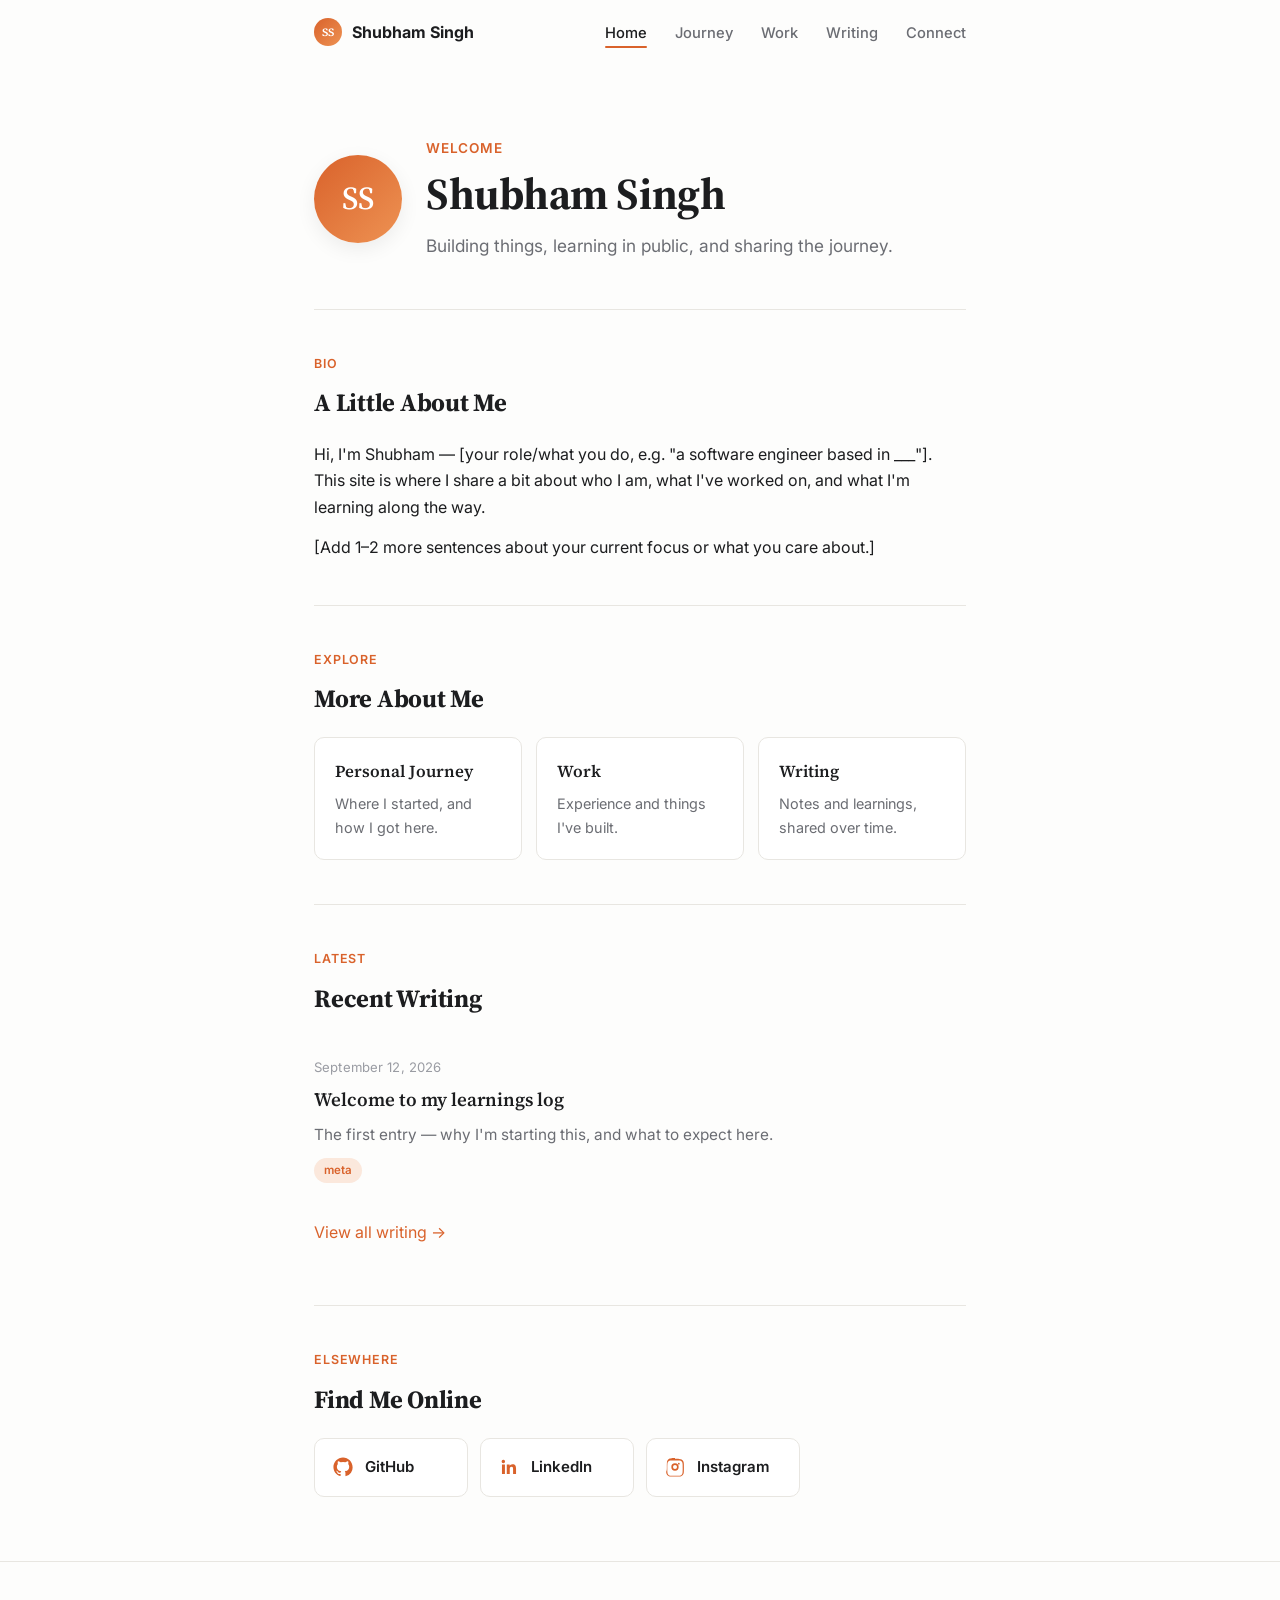
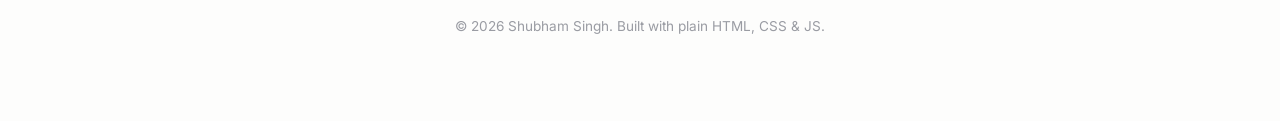
<file: index.html>
<!doctype html>
<html lang="en">
<head>
  <meta charset="UTF-8" />
  <meta name="viewport" content="width=device-width, initial-scale=1.0" />
  <title>Shubham Singh — Personal Site</title>
  <meta name="description" content="Personal website — bio, work, writing, journey, and how to connect." />
  <link rel="stylesheet" href="css/style.css" />
</head>
<body>
  <header class="site-header">
    <nav class="nav">
      <a class="nav-brand" href="index.html">
        <span class="avatar mini-avatar"></span>
        <span class="brand-name">Shubham Singh</span>
      </a>
      <ul class="nav-links">
        <li><a href="index.html">Home</a></li>
        <li><a href="journey.html">Journey</a></li>
        <li><a href="work.html">Work</a></li>
        <li><a href="learnings.html">Writing</a></li>
        <li><a href="index.html#connect">Connect</a></li>
      </ul>
    </nav>
  </header>

  <main class="container">
    <section class="hero fade-in">
      <span class="avatar avatar-lg" id="hero-avatar"></span>
      <div>
        <p class="hero-eyebrow">Welcome</p>
        <h1 id="site-name">Shubham Singh</h1>
        <p class="lead" id="site-tagline">Building things, learning in public, and sharing the journey.</p>
      </div>
    </section>

    <section id="bio">
      <p class="section-eyebrow">Bio</p>
      <h2 class="section-title">A Little About Me</h2>
      <div class="prose" id="about-text"></div>
    </section>

    <section id="explore">
      <p class="section-eyebrow">Explore</p>
      <h2 class="section-title">More About Me</h2>
      <div class="explore-grid">
        <a class="explore-card" href="journey.html">
          <p class="explore-title">Personal Journey</p>
          <p class="explore-desc">Where I started, and how I got here.</p>
        </a>
        <a class="explore-card" href="work.html">
          <p class="explore-title">Work</p>
          <p class="explore-desc">Experience and things I've built.</p>
        </a>
        <a class="explore-card" href="learnings.html">
          <p class="explore-title">Writing</p>
          <p class="explore-desc">Notes and learnings, shared over time.</p>
        </a>
      </div>
    </section>

    <section id="learnings-preview">
      <p class="section-eyebrow">Latest</p>
      <h2 class="section-title">Recent Writing</h2>
      <div id="learnings-list" data-limit="3"></div>
      <p style="margin-top: 16px;"><a href="learnings.html">View all writing →</a></p>
    </section>

    <section id="connect">
      <p class="section-eyebrow">Elsewhere</p>
      <h2 class="section-title">Find Me Online</h2>
      <div class="social-grid" id="social-grid"></div>
    </section>
  </main>

  <footer class="site-footer">
    <p>&copy; <span id="year"></span> Shubham Singh. Built with plain HTML, CSS &amp; JS.</p>
  </footer>

  <script src="js/data.js"></script>
  <script src="js/main.js"></script>
</body>
</html>
</file>
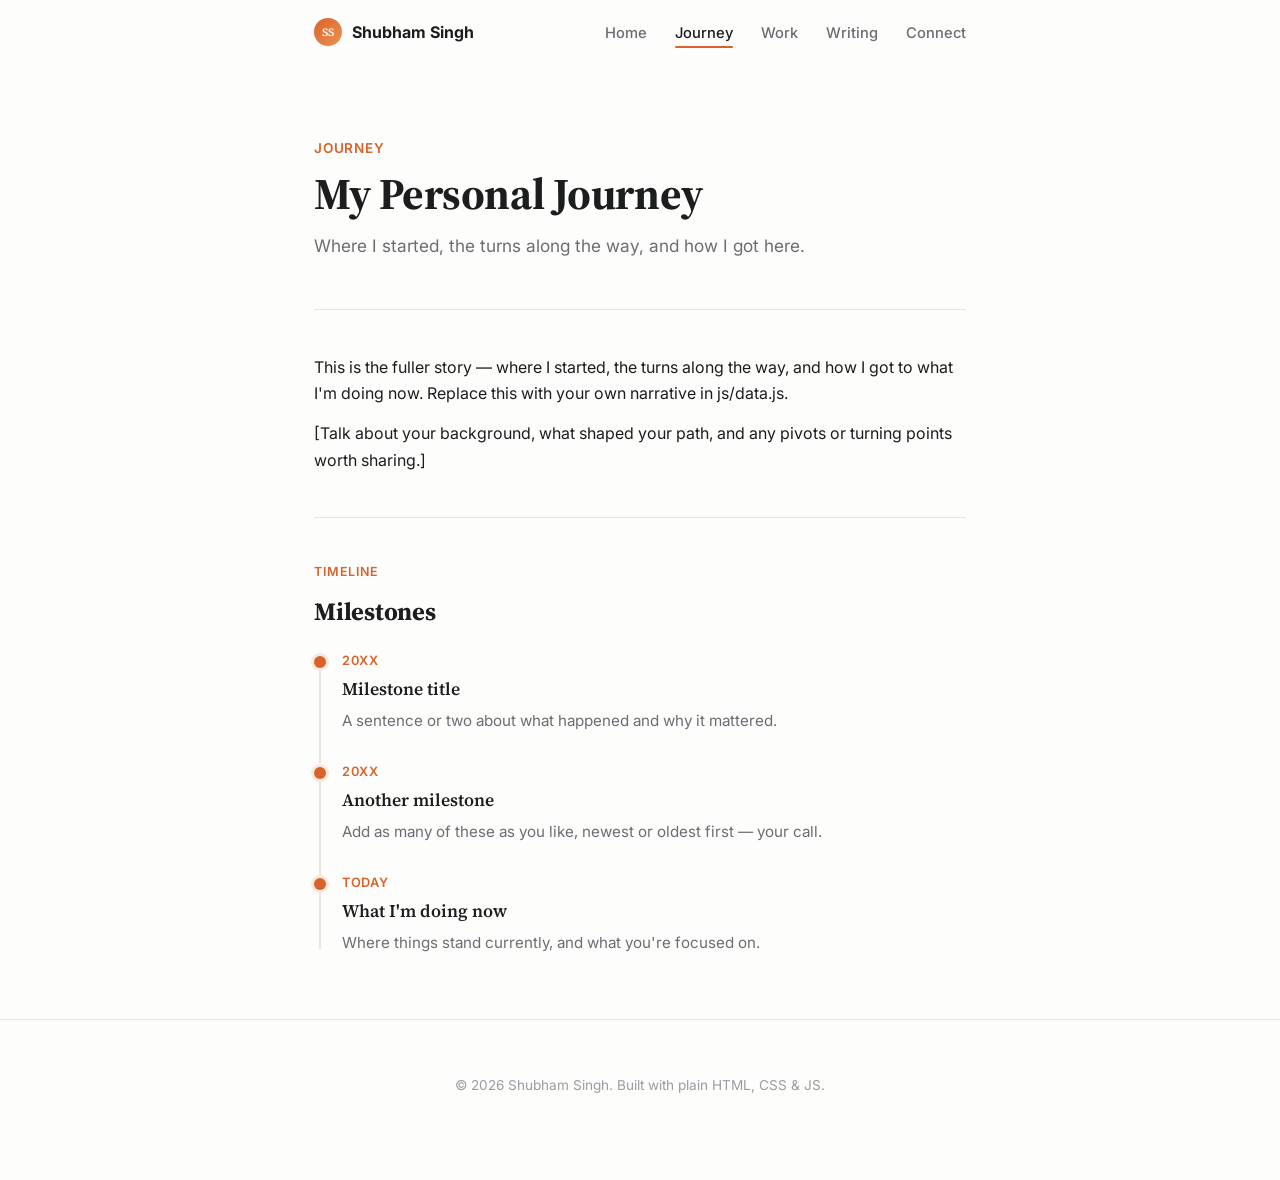
<file: journey.html>
<!doctype html>
<html lang="en">
<head>
  <meta charset="UTF-8" />
  <meta name="viewport" content="width=device-width, initial-scale=1.0" />
  <title>Journey — Shubham Singh</title>
  <meta name="description" content="My personal journey — where I started and how I got here." />
  <link rel="stylesheet" href="css/style.css" />
</head>
<body>
  <header class="site-header">
    <nav class="nav">
      <a class="nav-brand" href="index.html">
        <span class="avatar mini-avatar"></span>
        <span class="brand-name">Shubham Singh</span>
      </a>
      <ul class="nav-links">
        <li><a href="index.html">Home</a></li>
        <li><a href="journey.html">Journey</a></li>
        <li><a href="work.html">Work</a></li>
        <li><a href="learnings.html">Writing</a></li>
        <li><a href="index.html#connect">Connect</a></li>
      </ul>
    </nav>
  </header>

  <main class="container">
    <section class="hero fade-in" style="display:block;">
      <p class="hero-eyebrow">Journey</p>
      <h1>My Personal Journey</h1>
      <p class="lead">Where I started, the turns along the way, and how I got here.</p>
    </section>

    <section>
      <div class="prose" id="journey-intro"></div>
    </section>

    <section>
      <p class="section-eyebrow">Timeline</p>
      <h2 class="section-title">Milestones</h2>
      <ul class="timeline" id="journey-timeline"></ul>
    </section>
  </main>

  <footer class="site-footer">
    <p>&copy; <span id="year"></span> Shubham Singh. Built with plain HTML, CSS &amp; JS.</p>
  </footer>

  <script src="js/data.js"></script>
  <script src="js/main.js"></script>
</body>
</html>
</file>
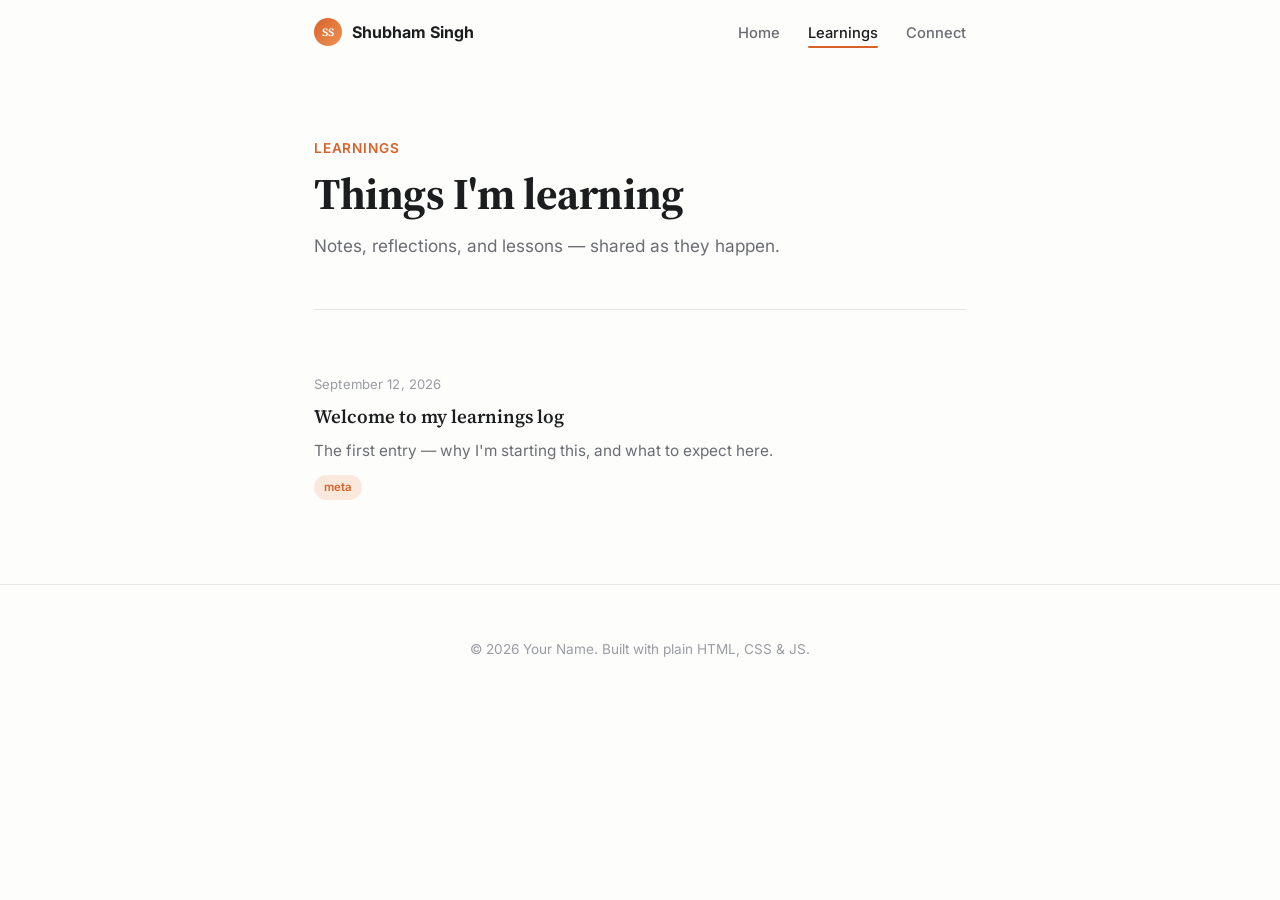
<file: learnings.html>
<!doctype html>
<html lang="en">
<head>
  <meta charset="UTF-8" />
  <meta name="viewport" content="width=device-width, initial-scale=1.0" />
  <title>Learnings — Your Name</title>
  <meta name="description" content="Notes and learnings shared over time." />
  <link rel="stylesheet" href="css/style.css" />
</head>
<body>
  <header class="site-header">
    <nav class="nav">
      <a class="nav-brand" href="index.html">
        <span class="avatar mini-avatar"></span>
        <span class="brand-name">Your Name</span>
      </a>
      <ul class="nav-links">
        <li><a href="index.html">Home</a></li>
        <li><a href="learnings.html">Learnings</a></li>
        <li><a href="index.html#connect">Connect</a></li>
      </ul>
    </nav>
  </header>

  <main class="container">
    <section class="hero fade-in" style="display:block;">
      <p class="hero-eyebrow">Learnings</p>
      <h1>Things I'm learning</h1>
      <p class="lead">Notes, reflections, and lessons — shared as they happen.</p>
    </section>

    <section>
      <div id="learnings-list"></div>
    </section>
  </main>

  <footer class="site-footer">
    <p>&copy; <span id="year"></span> Your Name. Built with plain HTML, CSS &amp; JS.</p>
  </footer>

  <script src="js/data.js"></script>
  <script src="js/main.js"></script>
</body>
</html>
</file>
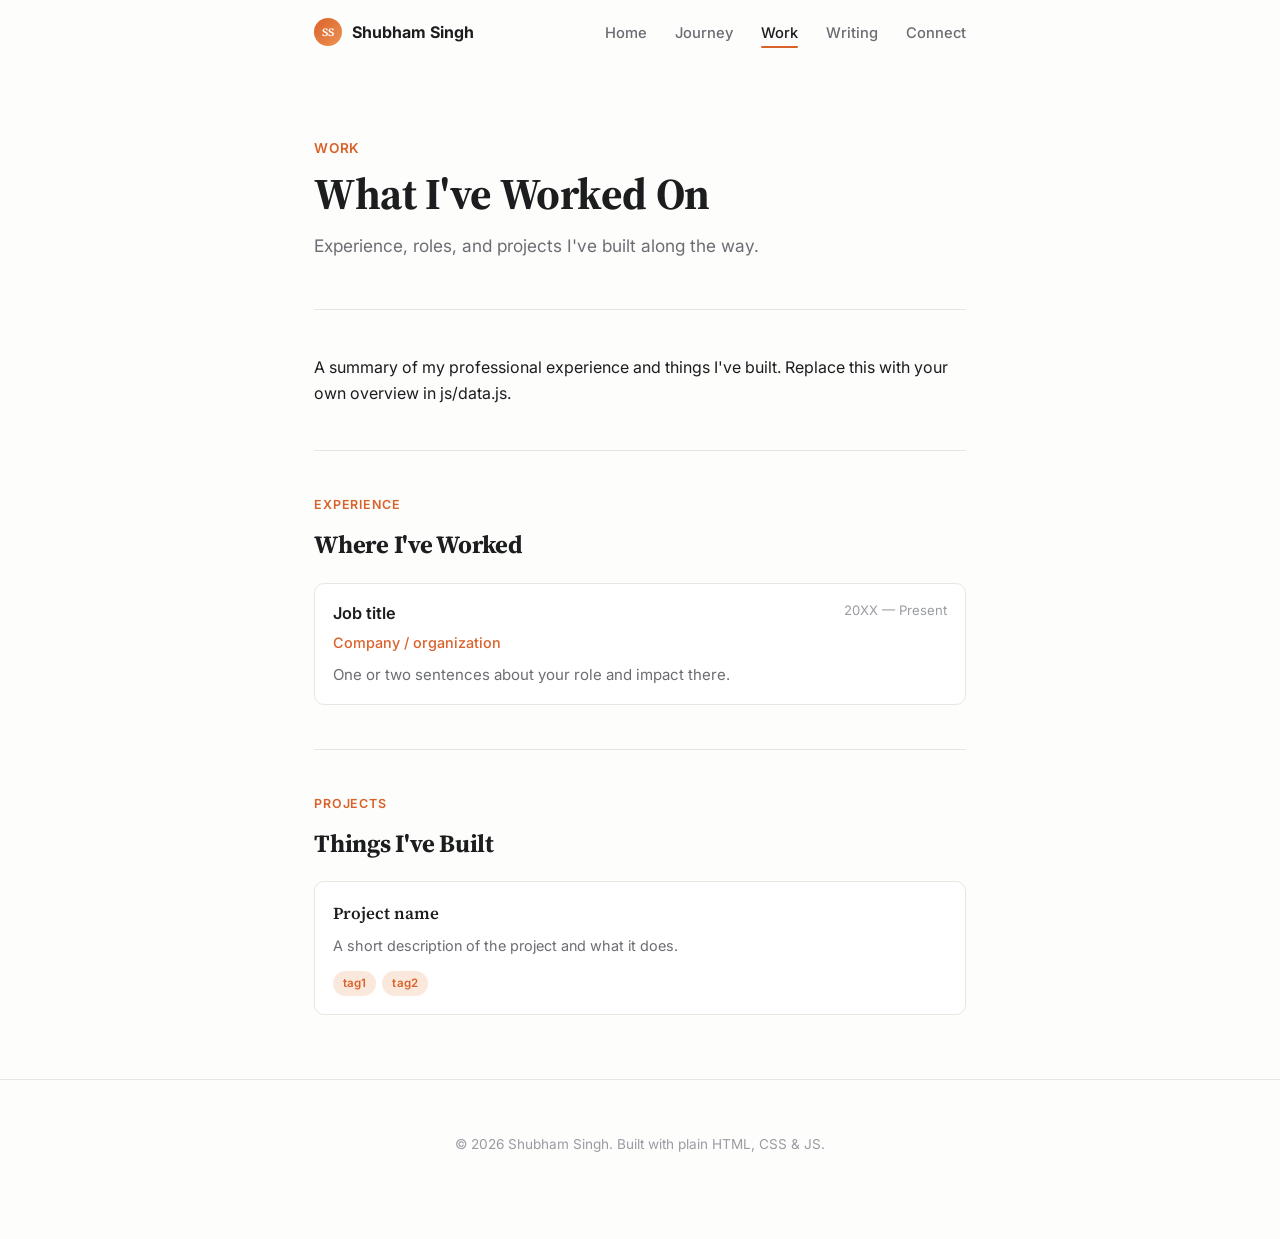
<file: work.html>
<!doctype html>
<html lang="en">
<head>
  <meta charset="UTF-8" />
  <meta name="viewport" content="width=device-width, initial-scale=1.0" />
  <title>Work — Shubham Singh</title>
  <meta name="description" content="Professional experience and projects I've built." />
  <link rel="stylesheet" href="css/style.css" />
</head>
<body>
  <header class="site-header">
    <nav class="nav">
      <a class="nav-brand" href="index.html">
        <span class="avatar mini-avatar"></span>
        <span class="brand-name">Shubham Singh</span>
      </a>
      <ul class="nav-links">
        <li><a href="index.html">Home</a></li>
        <li><a href="journey.html">Journey</a></li>
        <li><a href="work.html">Work</a></li>
        <li><a href="learnings.html">Writing</a></li>
        <li><a href="index.html#connect">Connect</a></li>
      </ul>
    </nav>
  </header>

  <main class="container">
    <section class="hero fade-in" style="display:block;">
      <p class="hero-eyebrow">Work</p>
      <h1>What I've Worked On</h1>
      <p class="lead">Experience, roles, and projects I've built along the way.</p>
    </section>

    <section>
      <div class="prose" id="work-intro"></div>
    </section>

    <section>
      <p class="section-eyebrow">Experience</p>
      <h2 class="section-title">Where I've Worked</h2>
      <div class="experience-list" id="experience-list"></div>
    </section>

    <section>
      <p class="section-eyebrow">Projects</p>
      <h2 class="section-title">Things I've Built</h2>
      <div class="projects-grid" id="projects-grid"></div>
    </section>
  </main>

  <footer class="site-footer">
    <p>&copy; <span id="year"></span> Shubham Singh. Built with plain HTML, CSS &amp; JS.</p>
  </footer>

  <script src="js/data.js"></script>
  <script src="js/main.js"></script>
</body>
</html>
</file>
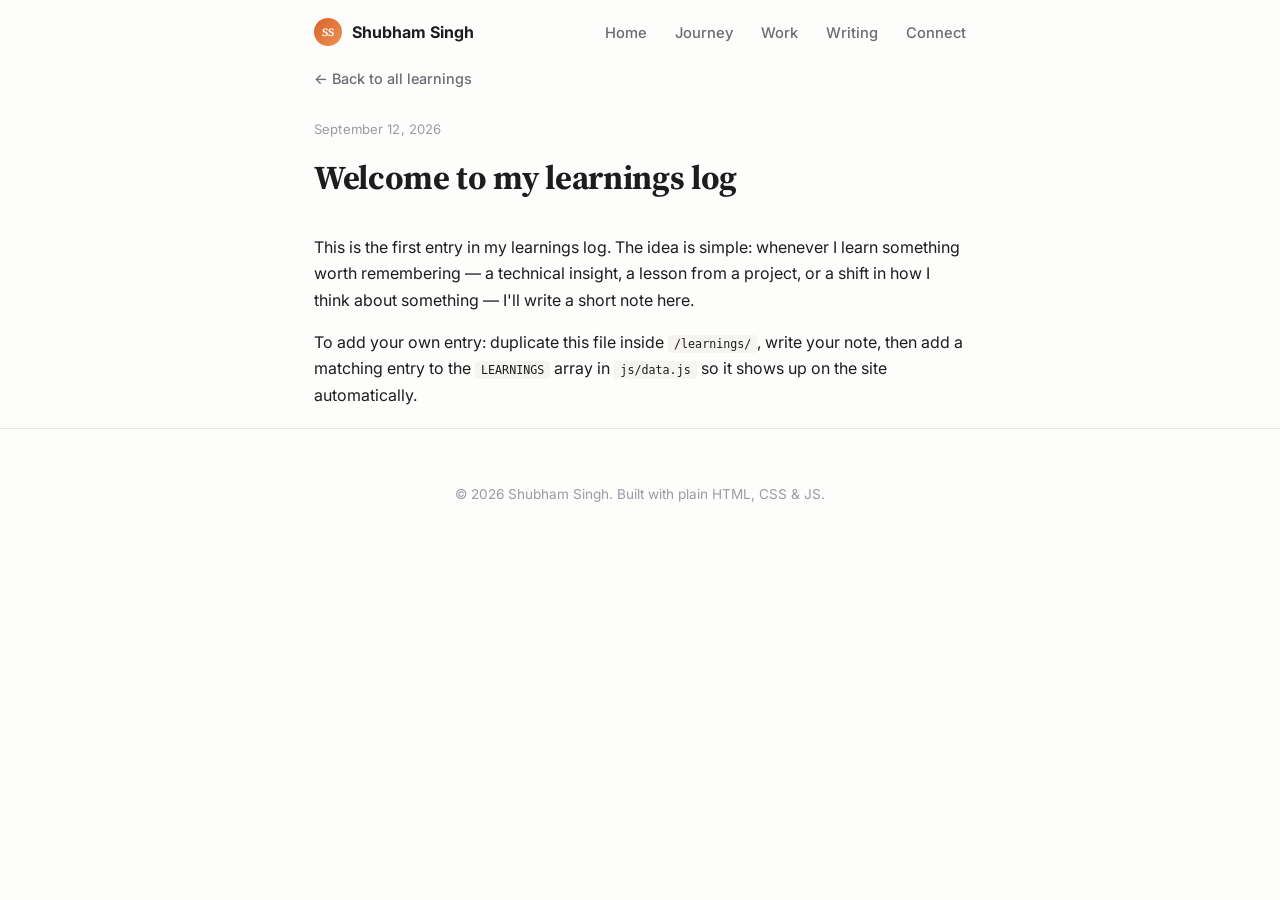
<file: learnings/welcome.html>
<!doctype html>
<html lang="en">
<head>
  <meta charset="UTF-8" />
  <meta name="viewport" content="width=device-width, initial-scale=1.0" />
  <title>Welcome to my learnings log — Shubham Singh</title>
  <link rel="stylesheet" href="../css/style.css" />
</head>
<body>
  <header class="site-header">
    <nav class="nav">
      <a class="nav-brand" href="../index.html">
        <span class="avatar mini-avatar"></span>
        <span class="brand-name">Shubham Singh</span>
      </a>
      <ul class="nav-links">
        <li><a href="../index.html">Home</a></li>
        <li><a href="../journey.html">Journey</a></li>
        <li><a href="../work.html">Work</a></li>
        <li><a href="../learnings.html">Writing</a></li>
        <li><a href="../index.html#connect">Connect</a></li>
      </ul>
    </nav>
  </header>

  <main class="container">
    <a class="back-link" href="../learnings.html">&larr; Back to all learnings</a>

    <article class="post-content fade-in">
      <header class="post-header">
        <span class="learning-date">September 12, 2026</span>
        <h1>Welcome to my learnings log</h1>
      </header>

      <p>
        This is the first entry in my learnings log. The idea is simple: whenever
        I learn something worth remembering — a technical insight, a lesson from
        a project, or a shift in how I think about something — I'll write a short
        note here.
      </p>
      <p>
        To add your own entry: duplicate this file inside <code>/learnings/</code>,
        write your note, then add a matching entry to the <code>LEARNINGS</code> array
        in <code>js/data.js</code> so it shows up on the site automatically.
      </p>
    </article>
  </main>

  <footer class="site-footer">
    <p>&copy; <span id="year"></span> Shubham Singh. Built with plain HTML, CSS &amp; JS.</p>
  </footer>

  <script src="../js/data.js"></script>
  <script src="../js/main.js"></script>
</body>
</html>
</file>
<file: css/style.css>
/* ===== Fonts ===== */
@import url("https://fonts.googleapis.com/css2?family=Inter:wght@400;500;600;700;800&family=Source+Serif+4:opsz,wght@8..60,500;8..60,600&display=swap");

/* ===== Design tokens ===== */
:root {
  --bg: #fdfdfc;
  --bg-alt: #f5f4f1;
  --text: #1c1d1f;
  --text-muted: #6b6d73;
  --text-faint: #9a9ca3;
  --accent: #d9622b;
  --accent-soft: #fbe8dc;
  --accent-contrast: #ffffff;
  --border: #e8e6e1;
  --card-bg: #ffffff;
  --shadow-sm: 0 1px 2px rgba(20, 20, 20, 0.04);
  --shadow-md: 0 6px 20px rgba(20, 20, 20, 0.07);
  --radius: 16px;
  --radius-sm: 10px;
  --max-width: 700px;
  --font: "Inter", -apple-system, BlinkMacSystemFont, "Segoe UI", Roboto, Helvetica, Arial, sans-serif;
  --font-serif: "Source Serif 4", Georgia, "Times New Roman", serif;
}

@media (prefers-color-scheme: dark) {
  :root {
    --bg: #17181b;
    --bg-alt: #1e2024;
    --text: #f2f1ee;
    --text-muted: #a7a9b0;
    --text-faint: #6f7178;
    --accent: #f0824a;
    --accent-soft: #3a2a20;
    --accent-contrast: #17181b;
    --border: #2b2d32;
    --card-bg: #1e2024;
    --shadow-sm: 0 1px 2px rgba(0, 0, 0, 0.3);
    --shadow-md: 0 8px 24px rgba(0, 0, 0, 0.4);
  }
}

* { box-sizing: border-box; }
html { scroll-behavior: smooth; }

body {
  margin: 0;
  font-family: var(--font);
  background: var(--bg);
  color: var(--text);
  line-height: 1.65;
  -webkit-font-smoothing: antialiased;
  text-rendering: optimizeLegibility;
}

img { max-width: 100%; }

a {
  color: var(--accent);
  text-decoration: none;
}
a:hover { text-decoration: underline; }

.container {
  max-width: var(--max-width);
  margin: 0 auto;
  padding: 0 24px;
}

/* ===== Header / Nav ===== */
.site-header {
  border-bottom: 1px solid transparent;
  background: color-mix(in srgb, var(--bg) 88%, transparent);
  position: sticky;
  top: 0;
  z-index: 10;
  backdrop-filter: blur(10px);
  -webkit-backdrop-filter: blur(10px);
  transition: border-color 0.2s ease;
}
.site-header.scrolled { border-bottom-color: var(--border); }

.nav {
  display: flex;
  align-items: center;
  justify-content: space-between;
  padding: 18px 24px;
  max-width: var(--max-width);
  margin: 0 auto;
}

.nav-brand {
  display: flex;
  align-items: center;
  gap: 10px;
  font-weight: 700;
  font-size: 1rem;
  color: var(--text);
}
.nav-brand:hover { text-decoration: none; }

.nav-brand .mini-avatar {
  width: 28px;
  height: 28px;
  font-size: 0.7rem;
}

.nav-links {
  display: flex;
  gap: 28px;
  list-style: none;
  margin: 0;
  padding: 0;
}

.nav-links a {
  position: relative;
  color: var(--text-muted);
  font-size: 0.92rem;
  font-weight: 500;
}
.nav-links a:hover { color: var(--text); text-decoration: none; }
.nav-links a.active { color: var(--text); }
.nav-links a.active::after {
  content: "";
  position: absolute;
  left: 0; right: 0; bottom: -6px;
  height: 2px;
  background: var(--accent);
  border-radius: 2px;
}

/* ===== Avatar ===== */
.avatar {
  border-radius: 50%;
  display: inline-flex;
  align-items: center;
  justify-content: center;
  font-family: var(--font-serif);
  font-weight: 600;
  color: var(--accent-contrast);
  background: linear-gradient(135deg, var(--accent), #f4a15f 130%);
  flex-shrink: 0;
  user-select: none;
}

.avatar-lg {
  width: 88px;
  height: 88px;
  font-size: 2rem;
  box-shadow: var(--shadow-md);
}

/* ===== Hero ===== */
.hero {
  padding: 72px 0 48px;
  display: flex;
  align-items: center;
  gap: 24px;
}

.hero-eyebrow {
  color: var(--accent);
  font-weight: 600;
  font-size: 0.85rem;
  text-transform: uppercase;
  letter-spacing: 0.06em;
  margin: 0 0 10px;
}

.hero h1 {
  font-family: var(--font-serif);
  font-size: clamp(1.9rem, 4.2vw, 2.75rem);
  margin: 0 0 12px;
  line-height: 1.15;
  letter-spacing: -0.01em;
}

.hero p.lead {
  font-size: 1.08rem;
  color: var(--text-muted);
  max-width: 52ch;
  margin: 0;
}

@media (max-width: 560px) {
  .hero { flex-direction: column; align-items: flex-start; text-align: left; gap: 20px; }
}

/* ===== Sections ===== */
section {
  padding: 44px 0;
  border-top: 1px solid var(--border);
}
section:first-of-type { border-top: none; }

.section-eyebrow {
  color: var(--accent);
  font-weight: 600;
  font-size: 0.78rem;
  text-transform: uppercase;
  letter-spacing: 0.07em;
  margin: 0 0 8px;
}

h2.section-title {
  font-family: var(--font-serif);
  font-size: 1.55rem;
  margin: 0 0 18px;
  letter-spacing: -0.01em;
}

.section-head { margin-bottom: 20px; }

/* ===== About prose ===== */
.prose { color: var(--text); }
.prose p { margin: 0 0 14px; }
.prose p:last-child { margin-bottom: 0; }

/* ===== Social grid ===== */
.social-grid {
  display: grid;
  grid-template-columns: repeat(auto-fill, minmax(150px, 1fr));
  gap: 12px;
}

.social-card {
  display: flex;
  align-items: center;
  gap: 12px;
  padding: 16px 18px;
  border: 1px solid var(--border);
  border-radius: var(--radius-sm);
  background: var(--card-bg);
  color: var(--text);
  font-weight: 600;
  font-size: 0.94rem;
  transition: transform 0.15s ease, box-shadow 0.15s ease, border-color 0.15s ease;
}
.social-card:hover {
  box-shadow: var(--shadow-md);
  transform: translateY(-2px);
  border-color: var(--accent);
  text-decoration: none;
}
.social-card .icon {
  width: 20px;
  height: 20px;
  flex-shrink: 0;
  color: var(--accent);
}
.social-card .icon svg { width: 100%; height: 100%; }

/* ===== Learnings list ===== */
.learning-item {
  display: block;
  padding: 20px 0;
  border-bottom: 1px solid var(--border);
  color: var(--text);
}
.learning-item:hover { text-decoration: none; }
.learning-item:hover .learning-title { color: var(--accent); }
.learning-item:last-child { border-bottom: none; }

.learning-date {
  font-size: 0.82rem;
  color: var(--text-faint);
  display: block;
  margin-bottom: 6px;
  letter-spacing: 0.01em;
}

.learning-title {
  font-family: var(--font-serif);
  font-size: 1.18rem;
  font-weight: 600;
  margin: 0 0 6px;
  color: var(--text);
  transition: color 0.15s ease;
}

.learning-excerpt {
  color: var(--text-muted);
  font-size: 0.96rem;
  margin: 0 0 8px;
}

.tag {
  display: inline-block;
  font-size: 0.72rem;
  font-weight: 600;
  padding: 3px 10px;
  border-radius: 999px;
  background: var(--accent-soft);
  color: var(--accent);
  margin-right: 6px;
  letter-spacing: 0.01em;
}

/* ===== Post page ===== */
.post-header { margin-bottom: 28px; }
.post-header h1 {
  font-family: var(--font-serif);
  font-size: clamp(1.6rem, 3.5vw, 2.1rem);
  margin: 10px 0 0;
  letter-spacing: -0.01em;
}
.post-content { max-width: 65ch; }
.post-content p { margin: 0 0 16px; }
.post-content code {
  background: var(--bg-alt);
  padding: 2px 6px;
  border-radius: 4px;
  font-size: 0.9em;
}
.back-link {
  display: inline-flex;
  align-items: center;
  gap: 6px;
  margin-bottom: 28px;
  font-size: 0.9rem;
  font-weight: 500;
  color: var(--text-muted);
}
.back-link:hover { color: var(--accent); text-decoration: none; }

/* ===== Contact ===== */
.contact-actions {
  display: flex;
  flex-wrap: wrap;
  gap: 12px;
  margin-top: 18px;
}

.btn {
  display: inline-flex;
  align-items: center;
  gap: 8px;
  padding: 12px 22px;
  border-radius: 999px;
  background: var(--accent);
  color: var(--accent-contrast) !important;
  font-weight: 600;
  font-size: 0.95rem;
  transition: transform 0.15s ease, box-shadow 0.15s ease;
}
.btn:hover {
  text-decoration: none;
  box-shadow: var(--shadow-md);
  transform: translateY(-1px);
}

.btn-outline {
  background: transparent;
  color: var(--text) !important;
  border: 1px solid var(--border);
}
.btn-outline:hover { background: var(--bg-alt); }

/* ===== Footer ===== */
.site-footer {
  padding: 40px 0 70px;
  color: var(--text-faint);
  font-size: 0.85rem;
  text-align: center;
  border-top: 1px solid var(--border);
  margin-top: 20px;
}

/* ===== Explore cards (home page quick links) ===== */
.explore-grid {
  display: grid;
  grid-template-columns: repeat(auto-fit, minmax(180px, 1fr));
  gap: 14px;
}

.explore-card {
  display: block;
  padding: 20px;
  border: 1px solid var(--border);
  border-radius: var(--radius-sm);
  background: var(--card-bg);
  color: var(--text);
  transition: transform 0.15s ease, box-shadow 0.15s ease, border-color 0.15s ease;
}
.explore-card:hover {
  text-decoration: none;
  box-shadow: var(--shadow-md);
  transform: translateY(-2px);
  border-color: var(--accent);
}
.explore-card .explore-title {
  font-family: var(--font-serif);
  font-weight: 600;
  font-size: 1.05rem;
  margin: 0 0 6px;
}
.explore-card .explore-desc {
  color: var(--text-muted);
  font-size: 0.9rem;
  margin: 0;
}

/* ===== Timeline (journey page) ===== */
.timeline {
  position: relative;
  margin: 0;
  padding: 0;
  list-style: none;
}
.timeline::before {
  content: "";
  position: absolute;
  left: 5px;
  top: 6px;
  bottom: 6px;
  width: 2px;
  background: var(--border);
}
.timeline-item {
  position: relative;
  padding: 0 0 28px 28px;
}
.timeline-item:last-child { padding-bottom: 0; }
.timeline-item::before {
  content: "";
  position: absolute;
  left: 0;
  top: 6px;
  width: 12px;
  height: 12px;
  border-radius: 50%;
  background: var(--accent);
  box-shadow: 0 0 0 3px var(--accent-soft);
}
.timeline-year {
  font-size: 0.8rem;
  font-weight: 600;
  color: var(--accent);
  text-transform: uppercase;
  letter-spacing: 0.05em;
  display: block;
  margin-bottom: 4px;
}
.timeline-title {
  font-family: var(--font-serif);
  font-size: 1.1rem;
  font-weight: 600;
  margin: 0 0 4px;
}
.timeline-desc {
  color: var(--text-muted);
  font-size: 0.95rem;
  margin: 0;
}

/* ===== Work: experience + projects ===== */
.experience-list { display: flex; flex-direction: column; gap: 18px; }
.experience-item {
  padding: 16px 18px;
  border: 1px solid var(--border);
  border-radius: var(--radius-sm);
  background: var(--card-bg);
}
.experience-role { font-weight: 600; font-size: 1.02rem; margin: 0 0 2px; }
.experience-org { color: var(--accent); font-size: 0.9rem; font-weight: 500; }
.experience-period { color: var(--text-faint); font-size: 0.82rem; float: right; }
.experience-desc { color: var(--text-muted); font-size: 0.94rem; margin: 8px 0 0; clear: both; }

.projects-grid {
  display: grid;
  grid-template-columns: repeat(auto-fit, minmax(220px, 1fr));
  gap: 14px;
}
.project-card {
  display: block;
  padding: 18px;
  border: 1px solid var(--border);
  border-radius: var(--radius-sm);
  background: var(--card-bg);
  color: var(--text);
  transition: transform 0.15s ease, box-shadow 0.15s ease, border-color 0.15s ease;
}
.project-card:hover {
  text-decoration: none;
  box-shadow: var(--shadow-md);
  transform: translateY(-2px);
  border-color: var(--accent);
}
.project-name {
  font-family: var(--font-serif);
  font-weight: 600;
  font-size: 1.05rem;
  margin: 0 0 6px;
}
.project-desc {
  color: var(--text-muted);
  font-size: 0.9rem;
  margin: 0 0 10px;
}

/* ===== Utility / fade-in ===== */
.fade-in {
  animation: fadeIn 0.5s ease both;
}
@keyframes fadeIn {
  from { opacity: 0; transform: translateY(6px); }
  to { opacity: 1; transform: translateY(0); }
}

@media (prefers-reduced-motion: reduce) {
  html { scroll-behavior: auto; }
  .fade-in { animation: none; }
}

/* ===== Responsive ===== */
@media (max-width: 480px) {
  .nav-links { gap: 16px; }
  .nav-brand span.brand-name { display: none; }
  .hero { padding: 44px 0 28px; }
}
</file>
